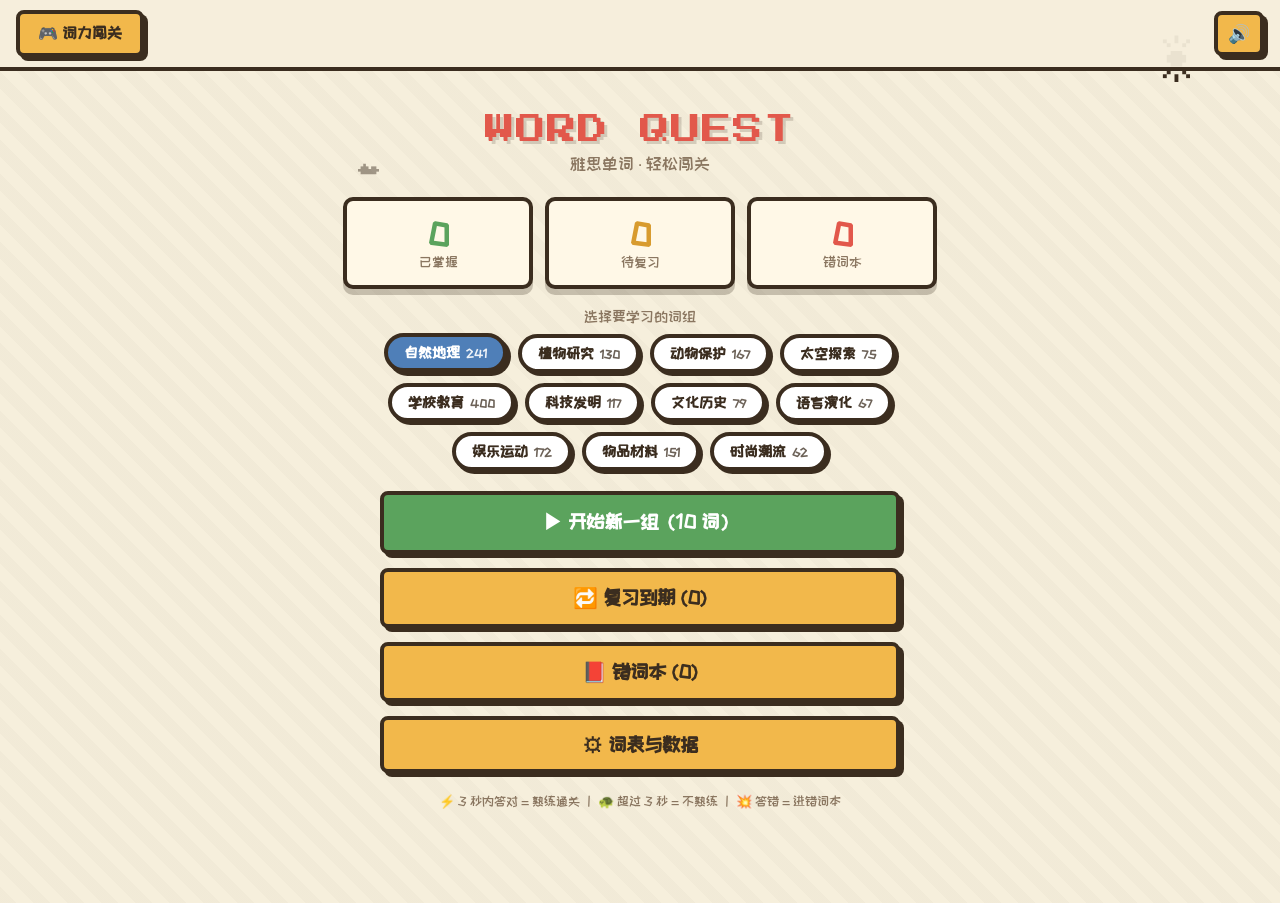
<file: index.html>
<!DOCTYPE html>
<html lang="zh-CN">
<head>
<meta charset="UTF-8">
<meta name="viewport" content="width=device-width, initial-scale=1">
<title>词力闯关 · 雅思单词像素版</title>
<meta name="description" content="像素风雅思单词记忆闯关，内置《雅思词汇真经》词库">
<meta name="theme-color" content="#f6efdc">
<meta name="apple-mobile-web-app-capable" content="yes">
<meta name="apple-mobile-web-app-status-bar-style" content="default">
<meta name="apple-mobile-web-app-title" content="词力闯关">
<link rel="manifest" href="manifest.webmanifest">
<link rel="apple-touch-icon" href="icons/icon-180.png">
<link rel="icon" type="image/png" href="icons/icon-192.png">
<link rel="preconnect" href="https://fonts.googleapis.com">
<link rel="preconnect" href="https://fonts.gstatic.com" crossorigin>
<link href="https://fonts.googleapis.com/css2?family=Press+Start+2P&family=ZCOOL+KuaiLe&display=swap" rel="stylesheet" media="print" onload="this.media='all'">
<link rel="stylesheet" href="css/style.css">
</head>
<body>
<div class="sky">
  <div class="cloud c1">☁</div>
  <div class="cloud c2">☁</div>
  <div class="sun">☀</div>
</div>

<header class="topbar">
  <button class="pixel-btn logo-btn" id="btn-home">🎮 词力闯关</button>
  <div class="top-actions">
    <button class="pixel-btn icon-btn" id="btn-mute" title="音效开关">🔊</button>
  </div>
</header>

<main id="app">

  <!-- ===== 首页 ===== -->
  <section class="screen active" id="screen-home">
    <div class="home-title pixel-font">WORD QUEST</div>
    <div class="home-sub">雅思单词 · 轻松闯关</div>
    <div class="stat-row">
      <div class="stat-card pixel-panel good"><div class="stat-num" id="stat-mastered">0</div><div class="stat-label">已掌握</div></div>
      <div class="stat-card pixel-panel slow"><div class="stat-num" id="stat-due">0</div><div class="stat-label">待复习</div></div>
      <div class="stat-card pixel-panel bad"><div class="stat-num" id="stat-wrong">0</div><div class="stat-label">错词本</div></div>
    </div>
    <div class="group-picker">
      <div class="picker-label">选择要学习的词组</div>
      <div id="group-chips" class="chips"></div>
    </div>
    <div class="home-btns">
      <button class="pixel-btn big primary" id="btn-study">▶ 开始新一组（10 词）</button>
      <button class="pixel-btn big" id="btn-review-due">🔁 复习到期</button>
      <button class="pixel-btn big" id="btn-wrongbook">📕 错词本</button>
      <button class="pixel-btn big" id="btn-import">⚙ 词表与数据</button>
    </div>
    <div class="tip">⚡ 3 秒内答对 = 熟练通关 ｜ 🐢 超过 3 秒 = 不熟练 ｜ 💥 答错 = 进错词本</div>
  </section>

  <!-- ===== 学习 / 复习 ===== -->
  <section class="screen" id="screen-session">
    <div class="session-head">
      <div class="session-label" id="session-label">新学一组</div>
      <div class="session-progress">
        <span class="session-count" id="session-count">1 / 10</span>
        <div class="pbar"><div class="pbar-fill" id="pbar-fill"></div></div>
      </div>
      <button class="pixel-btn small" id="btn-quit">退出</button>
    </div>

    <div class="card-zone">
      <div class="word-card pixel-panel" id="word-card">
        <div class="word-big" id="word-text">abundant</div>
        <div class="word-phonetic" id="word-phonetic">/əˈbʌndənt/</div>
        <button class="pixel-btn small speaker" id="btn-speak">🔊 再读一遍</button>
      </div>
      <div class="options" id="options"></div>
      <button class="pixel-btn ghost" id="btn-skip">😅 不认识 / 跳过</button>
    </div>

    <div class="feedback-overlay" id="feedback-overlay">
      <div class="pixel-panel feedback-panel" id="feedback-panel">
        <div class="feedback-head" id="feedback-head">✔ 正确！</div>
        <div class="feedback-meaning-block" id="feedback-meaning"></div>
        <div class="feedback-sentence" id="feedback-sentence"></div>
        <div class="feedback-sentence-cn" id="feedback-sentence-cn"></div>
        <div class="feedback-notes" id="feedback-notes"></div>
        <div class="feedback-badge" id="feedback-badge">⚡ 3 秒内答对 · 熟练！</div>
        <button class="pixel-btn big primary" id="btn-next">继续 ➜</button>
      </div>
    </div>
  </section>

  <!-- ===== 结算 ===== -->
  <section class="screen" id="screen-summary">
    <div class="summary-title pixel-font">ROUND CLEAR!</div>
    <div class="summary-stats">
      <div class="stat-card pixel-panel good"><div class="stat-num" id="sum-fast">0</div><div class="stat-label">⚡ 熟练</div></div>
      <div class="stat-card pixel-panel slow"><div class="stat-num" id="sum-slow">0</div><div class="stat-label">🐢 不熟练</div></div>
      <div class="stat-card pixel-panel bad"><div class="stat-num" id="sum-wrong">0</div><div class="stat-label">💥 错词</div></div>
    </div>
    <div class="summary-lists" id="summary-lists"></div>
    <div class="home-btns">
      <button class="pixel-btn big primary" id="btn-again">再来一组</button>
      <button class="pixel-btn big" id="btn-home2">返回主页</button>
    </div>
  </section>

  <!-- ===== 错词本 ===== -->
  <section class="screen" id="screen-wrongbook">
    <div class="page-title pixel-font">WRONG BOOK</div>
    <div class="wrong-actions">
      <button class="pixel-btn big primary" id="btn-review-wrong">▶ 复习错词</button>
      <button class="pixel-btn big" id="btn-wb-back">返回</button>
    </div>
    <div class="wrong-list" id="wrong-list"></div>
  </section>

  <!-- ===== 词表与数据 ===== -->
  <section class="screen" id="screen-import">
    <div class="page-title pixel-font">DATA</div>
    <div class="import-intro">
      当前词库：<b id="import-count">0</b> 个单词。<br>
      把《雅思词汇真经》的词表整理成下面的格式（CSV 或 JSON 都行）粘贴进来，点“导入并合并”即可加入词库，学习进度会保留：
    </div>
    <div class="import-format">单词, 音标, 中文释义, 英文例句, 例句翻译, 分组</div>
    <textarea id="import-area" rows="8" spellcheck="false" placeholder="abundant, /əˈbʌndənt/, adj. 丰富的, Rain makes the pond abundant with frogs., 雨水让池塘里满是青蛙。, 示例·A"></textarea>
    <div class="import-btns">
      <button class="pixel-btn big primary" id="btn-do-import">导入并合并</button>
      <button class="pixel-btn big" id="btn-download-template">下载 CSV 模板</button>
      <button class="pixel-btn big" id="btn-export">导出进度备份</button>
      <button class="pixel-btn big danger" id="btn-reset">清空全部进度</button>
      <button class="pixel-btn big" id="btn-import-back">返回</button>
    </div>
  </section>

</main>

<div id="toast" class="toast"></div>
<div id="confetti"></div>

<script src="js/data.js"></script>
<script src="js/app.js"></script>
</body>
</html>
</file>
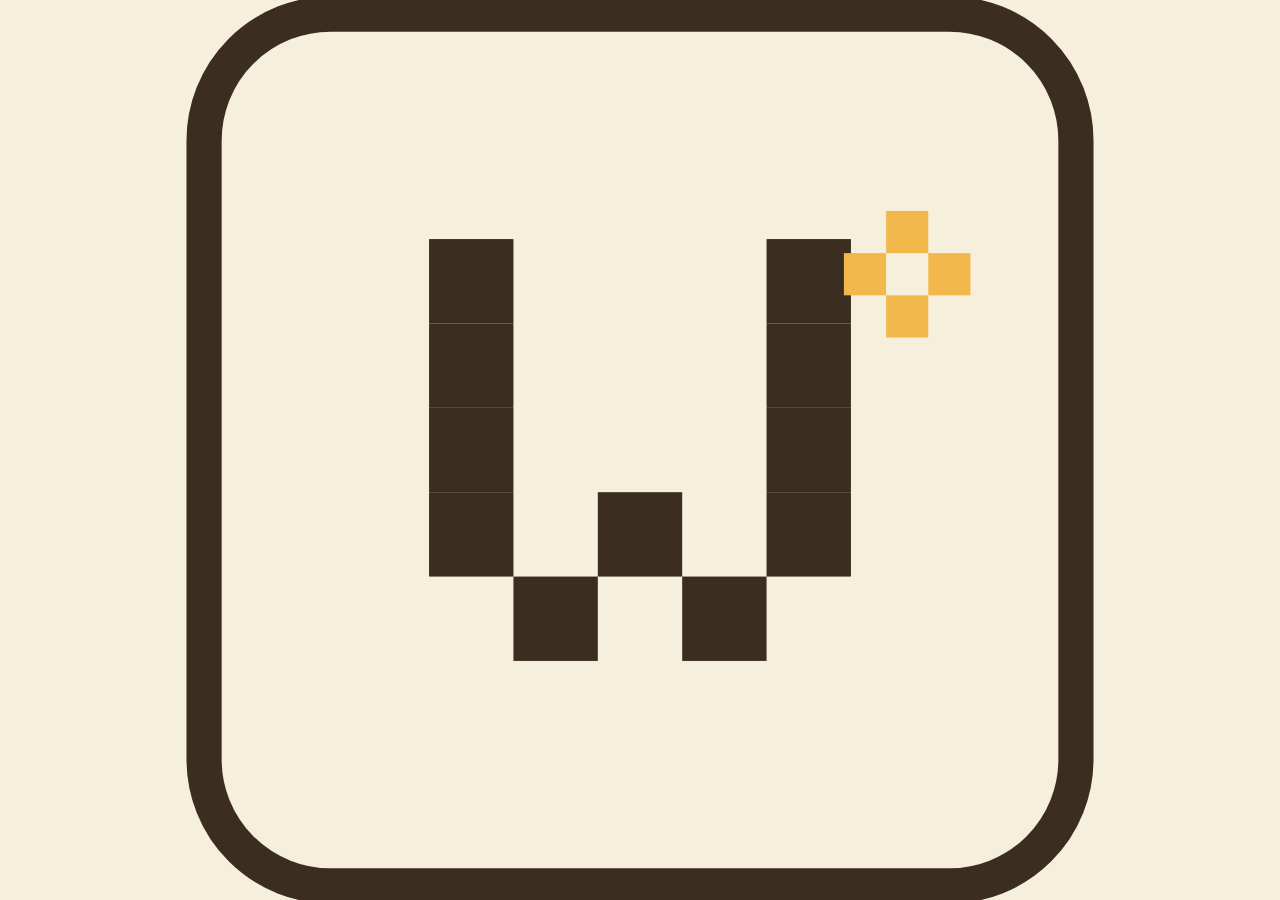
<file: icons/icon.html>
<!DOCTYPE html>
<html>
<head>
<meta charset="utf-8">
<style>
  html, body { margin: 0; padding: 0; width: 100%; height: 100%; background: #f6efdc; }
  svg { display: block; width: 100%; height: 100%; }
</style>
</head>
<body>
<svg xmlns="http://www.w3.org/2000/svg" viewBox="0 0 512 512">
  <rect x="8" y="8" width="496" height="496" rx="72" fill="#f6efdc" stroke="#3b2d1f" stroke-width="20"/>
  <g fill="#3b2d1f">
    <rect x="136" y="136" width="48" height="48"/>
    <rect x="328" y="136" width="48" height="48"/>
    <rect x="136" y="184" width="48" height="48"/>
    <rect x="328" y="184" width="48" height="48"/>
    <rect x="136" y="232" width="48" height="48"/>
    <rect x="328" y="232" width="48" height="48"/>
    <rect x="136" y="280" width="48" height="48"/>
    <rect x="232" y="280" width="48" height="48"/>
    <rect x="328" y="280" width="48" height="48"/>
    <rect x="184" y="328" width="48" height="48"/>
    <rect x="280" y="328" width="48" height="48"/>
  </g>
  <g fill="#f2b84b">
    <rect x="372" y="144" width="24" height="24"/>
    <rect x="396" y="120" width="24" height="24"/>
    <rect x="420" y="144" width="24" height="24"/>
    <rect x="396" y="168" width="24" height="24"/>
  </g>
</svg>
</body>
</html>
</file>
<file: css/style.css>
* { margin: 0; padding: 0; box-sizing: border-box; }

:root {
  --bg: #f6efdc;
  --panel: #fff8e7;
  --ink: #3b2d1f;
  --ink-soft: #8a7660;
  --red: #e2584b;
  --green: #5ba35d;
  --blue: #4f7fb8;
  --yellow: #f2b84b;
  --shadow: 0 6px 0 rgba(59, 45, 31, .25);
}

html, body { min-height: 100%; }
body {
  font-family: 'ZCOOL KuaiLe', 'Microsoft YaHei', 'PingFang SC', sans-serif;
  background: var(--bg);
  color: var(--ink);
  background-image: repeating-linear-gradient(45deg, rgba(59, 45, 31, .025) 0 12px, transparent 12px 24px);
  overflow-x: hidden;
}
button { font-family: inherit; color: inherit; }

/* ===== 背景小装饰 ===== */
.sky { position: fixed; inset: 0; pointer-events: none; z-index: 0; overflow: hidden; }
.cloud { position: absolute; opacity: .45; animation: drift linear infinite; }
.c1 { top: 5%; left: -80px; font-size: 58px; animation-duration: 75s; }
.c2 { top: 17%; left: 28%; font-size: 42px; animation-duration: 110s; animation-delay: -35s; }
.sun { position: absolute; top: 3%; right: 7%; font-size: 62px; animation: spin 40s linear infinite; }
@keyframes drift { from { transform: translateX(0); } to { transform: translateX(calc(100vw + 180px)); } }
@keyframes spin { from { transform: rotate(0deg); } to { transform: rotate(360deg); } }

/* ===== 顶栏 ===== */
.topbar {
  position: sticky; top: 0; z-index: 20;
  display: flex; justify-content: space-between; align-items: center;
  padding: 10px 16px;
  background: rgba(246, 239, 220, .94);
  border-bottom: 4px solid var(--ink);
}
.logo-btn { font-size: 18px; }
.top-actions { display: flex; gap: 8px; }

/* ===== 主容器与屏幕切换 ===== */
#app { position: relative; z-index: 1; max-width: 720px; margin: 0 auto; padding: 18px 14px 90px; }
.screen { display: none; }
.screen.active { display: block; animation: screenIn .35s cubic-bezier(.34, 1.56, .64, 1); }
@keyframes screenIn { from { opacity: 0; transform: translateY(18px); } to { opacity: 1; transform: none; } }

/* ===== 像素按钮 ===== */
.pixel-btn {
  display: inline-block;
  border: 4px solid var(--ink);
  border-radius: 8px;
  background: var(--yellow);
  padding: 10px 18px;
  font-size: 16px;
  font-weight: 700;
  box-shadow: 4px 4px 0 var(--ink);
  cursor: pointer;
  user-select: none;
  transition: transform .08s ease, box-shadow .08s ease, filter .15s;
}
.pixel-btn:hover { transform: translate(-2px, -2px); box-shadow: 6px 6px 0 var(--ink); }
.pixel-btn:active { transform: translate(2px, 2px); box-shadow: 0 0 0 var(--ink); }
.pixel-btn.big { padding: 14px 22px; font-size: 20px; width: 100%; }
.pixel-btn.primary { background: var(--green); color: #fff; }
.pixel-btn.danger { background: var(--red); color: #fff; }
.pixel-btn.small { padding: 6px 12px; font-size: 13px; }
.pixel-btn.ghost { background: #efe5cb; color: var(--ink-soft); }
.pixel-btn.icon-btn { font-size: 18px; padding: 8px 10px; }
.pixel-btn:disabled { opacity: .45; cursor: not-allowed; transform: none; box-shadow: 4px 4px 0 var(--ink); }

.pixel-panel {
  background: var(--panel);
  border: 4px solid var(--ink);
  border-radius: 10px;
  box-shadow: var(--shadow);
}
.pixel-font { font-family: 'Press Start 2P', 'ZCOOL KuaiLe', monospace; letter-spacing: 1px; }

/* ===== 首页 ===== */
.home-title { text-align: center; font-size: 30px; margin-top: 26px; color: var(--red); text-shadow: 3px 3px 0 rgba(59, 45, 31, .18); }
.home-sub { text-align: center; font-size: 17px; color: var(--ink-soft); margin: 10px 0 22px; }
.stat-row { display: flex; gap: 12px; justify-content: center; margin-bottom: 20px; }
.stat-card { flex: 1; max-width: 190px; text-align: center; padding: 16px 8px; }
.stat-card.good .stat-num { color: var(--green); }
.stat-card.slow .stat-num { color: #d89b2e; }
.stat-card.bad .stat-num { color: var(--red); }
.stat-num { font-size: 34px; font-weight: 900; }
.stat-label { font-size: 14px; color: var(--ink-soft); margin-top: 4px; }

.group-picker { margin: 0 auto 20px; max-width: 540px; text-align: center; }
.picker-label { font-size: 15px; color: var(--ink-soft); margin-bottom: 10px; }
.chips { display: flex; flex-wrap: wrap; gap: 10px; justify-content: center; }
.chip {
  border: 4px solid var(--ink); border-radius: 999px;
  background: #fff; padding: 8px 16px; font-size: 15px; font-weight: 700;
  cursor: pointer; box-shadow: 3px 3px 0 var(--ink);
  transition: transform .08s, box-shadow .08s, background .15s;
}
.chip:hover { transform: translate(-1px, -1px); box-shadow: 4px 4px 0 var(--ink); }
.chip.on { background: var(--blue); color: #fff; transform: translate(-1px, -1px); box-shadow: 4px 4px 0 var(--ink); }
.chip-count { font-size: 12px; opacity: .75; margin-left: 6px; }
.chip.on .chip-count { opacity: .9; }

.home-btns { display: flex; flex-direction: column; gap: 14px; max-width: 520px; margin: 0 auto; }
.tip { text-align: center; color: var(--ink-soft); font-size: 13px; margin-top: 18px; line-height: 1.7; }

/* ===== 学习界面 ===== */
.session-head { display: flex; align-items: center; gap: 12px; margin-bottom: 16px; }
.session-label {
  font-size: 15px; font-weight: 900; white-space: nowrap;
  background: var(--blue); color: #fff;
  padding: 7px 12px; border: 4px solid var(--ink); border-radius: 8px;
  box-shadow: 3px 3px 0 var(--ink);
}
.session-progress { flex: 1; }
.session-count { display: block; text-align: right; font-family: 'Press Start 2P', monospace; font-size: 11px; margin-bottom: 6px; color: var(--ink-soft); }
.pbar { height: 18px; background: #e8dcc0; border: 4px solid var(--ink); border-radius: 8px; overflow: hidden; }
.pbar-fill { height: 100%; width: 0; background: var(--green); transition: width .4s ease; }

.word-card { text-align: center; padding: 34px 16px 22px; margin-bottom: 14px; animation: popIn .35s cubic-bezier(.34, 1.56, .64, 1); }
@keyframes popIn { from { opacity: 0; transform: scale(.7); } to { opacity: 1; transform: scale(1); } }
.word-big { font-family: 'Press Start 2P', 'ZCOOL KuaiLe', monospace; font-size: clamp(24px, 7vw, 38px); word-break: break-word; line-height: 1.5; }
.word-phonetic { margin-top: 10px; color: var(--ink-soft); font-size: 17px; }
.speaker { margin-top: 14px; }

.options { display: flex; flex-direction: column; gap: 14px; margin-bottom: 14px; }
.option-btn {
  display: flex; align-items: center; gap: 12px; text-align: left;
  border: 4px solid var(--ink); border-radius: 10px;
  background: var(--panel); padding: 16px;
  font-size: 18px; font-weight: 700; line-height: 1.4;
  overflow-wrap: anywhere; word-break: break-word;
  box-shadow: 4px 4px 0 var(--ink);
  cursor: pointer;
  animation: optIn .4s cubic-bezier(.34, 1.56, .64, 1) backwards;
  transition: transform .08s, box-shadow .08s;
}
.option-btn:nth-child(2) { animation-delay: .08s; }
.option-btn:hover { transform: translate(-2px, -2px); box-shadow: 6px 6px 0 var(--ink); }
.option-btn:active { transform: translate(2px, 2px); box-shadow: 0 0 0 var(--ink); }
.opt-key { font-family: 'Press Start 2P', monospace; background: var(--yellow); border: 3px solid var(--ink); border-radius: 6px; padding: 6px 9px; font-size: 13px; flex: none; }
.option-btn.correct { background: var(--green); color: #fff; animation: shake .4s; }
.option-btn.wrong { background: var(--red); color: #fff; animation: shake .4s; }
.option-btn.dim { opacity: .5; }
.option-btn:disabled { cursor: default; }
@keyframes optIn { from { opacity: 0; transform: translateX(-24px); } to { opacity: 1; transform: none; } }
@keyframes shake { 0%, 100% { transform: translateX(0); } 25% { transform: translateX(-8px); } 75% { transform: translateX(8px); } }

#btn-skip { margin: 0 auto; display: block; background: #efe5cb; color: var(--ink-soft); }

/* ===== 答题反馈 ===== */
.feedback-overlay {
  position: fixed; inset: 0; z-index: 30;
  background: rgba(59, 45, 31, .55);
  display: none; align-items: center; justify-content: center;
  padding: 16px;
}
.feedback-overlay.show { display: flex; animation: fadeIn .25s ease; }
.feedback-panel { width: 100%; max-width: 560px; padding: 26px 22px; text-align: center; animation: popIn .35s cubic-bezier(.34, 1.56, .64, 1); }
.feedback-panel.good { border-color: var(--green); }
.feedback-panel.bad { border-color: var(--red); }
.feedback-head { font-size: 26px; font-weight: 900; }
.feedback-panel.good .feedback-head { color: var(--green); }
.feedback-panel.bad .feedback-head { color: var(--red); }
.feedback-word { font-family: 'Press Start 2P', 'ZCOOL KuaiLe', monospace; font-size: 18px; margin: 16px 0 4px; }
.feedback-phonetic { color: var(--ink-soft); font-size: 14px; }
.feedback-meaning { font-size: 21px; font-weight: 700; margin: 12px 0; }
.feedback-meaning { line-height: 1.5; overflow-wrap: anywhere; }
.feedback-sentence { margin-top: 6px; font-size: 17px; line-height: 1.6; background: #f1e7cd; border: 3px dashed var(--ink); border-radius: 8px; padding: 12px; }
.feedback-sentence-cn { color: var(--ink-soft); font-size: 14px; margin-top: 8px; }
.feedback-notes { margin-top: 10px; font-size: 14px; line-height: 1.6; color: var(--blue); background: #eef3fb; border: 3px solid var(--blue); border-radius: 8px; padding: 10px; text-align: left; }
.feedback-badge {
  display: inline-block; margin-top: 16px; padding: 6px 14px;
  border-radius: 999px; font-size: 14px; font-weight: 700;
  background: var(--yellow); border: 3px solid var(--ink);
}
.feedback-panel.good .feedback-badge { background: var(--green); color: #fff; }
.feedback-panel.bad .feedback-badge { background: var(--red); color: #fff; }
.feedback-panel .pixel-btn { margin-top: 20px; }
@keyframes fadeIn { from { opacity: 0; } to { opacity: 1; } }

/* ===== 结算 ===== */
.summary-title { text-align: center; font-size: 26px; color: var(--green); margin-top: 24px; text-shadow: 3px 3px 0 rgba(59, 45, 31, .15); }
.summary-stats { display: flex; gap: 12px; justify-content: center; margin: 20px 0; }
.summary-lists { margin-bottom: 22px; }
.summary-group { margin-bottom: 18px; }
.summary-group h3 { font-size: 17px; margin-bottom: 8px; }
.word-tag { display: inline-block; background: #fff; border: 3px solid var(--ink); border-radius: 6px; padding: 4px 10px; margin: 4px; font-size: 14px; }

/* ===== 错词本 ===== */
.page-title { text-align: center; font-size: 24px; margin-top: 20px; }
.wrong-actions { display: flex; gap: 12px; max-width: 520px; margin: 18px auto; }
.wrong-actions .pixel-btn { flex: 1; }
.wrong-list { max-width: 620px; margin: 0 auto; }
.wrong-item { display: flex; align-items: center; gap: 12px; padding: 12px 14px; margin-bottom: 10px; cursor: pointer; }
.wrong-item:active { transform: translateY(2px); }
.wrong-item .w-word { font-family: 'Press Start 2P', 'ZCOOL KuaiLe', monospace; font-size: 12px; flex: none; width: 120px; }
.wrong-item .w-meaning { flex: 1; font-size: 15px; }
.wrong-item .w-count { font-family: 'Press Start 2P', monospace; font-size: 11px; color: var(--red); flex: none; }
.wrong-item .w-next { font-size: 12px; color: var(--ink-soft); flex: none; text-align: right; }
.wrong-empty { text-align: center; color: var(--ink-soft); margin-top: 30px; font-size: 16px; }

/* ===== 词表与数据 ===== */
.import-intro { margin: 16px auto; max-width: 620px; line-height: 1.7; font-size: 15px; }
.import-format { max-width: 620px; margin: 0 auto 10px; background: #2b2b2b; color: #7ee787; font-family: Consolas, monospace; padding: 8px 12px; border-radius: 6px; font-size: 13px; overflow-x: auto; }
#import-area {
  display: block; width: 100%; max-width: 620px; margin: 0 auto;
  border: 4px solid var(--ink); border-radius: 8px; padding: 12px;
  font-family: Consolas, monospace; font-size: 13px;
  background: #fffdf5; resize: vertical;
}
.import-btns { display: flex; flex-direction: column; gap: 12px; max-width: 620px; margin: 16px auto; }

/* ===== Toast ===== */
.toast {
  position: fixed; left: 50%; bottom: 36px; z-index: 60;
  transform: translateX(-50%) translateY(80px);
  background: var(--ink); color: #fff;
  padding: 12px 20px; border-radius: 8px; font-size: 15px;
  opacity: 0; transition: all .3s ease;
  pointer-events: none; max-width: 88vw; text-align: center;
}
.toast.show { opacity: 1; transform: translateX(-50%) translateY(0); }

/* ===== 彩带 ===== */
#confetti { position: fixed; inset: 0; pointer-events: none; z-index: 50; overflow: hidden; }
.confetti-piece { position: absolute; top: -14px; width: 10px; height: 14px; animation: fall linear forwards; }
@keyframes fall { to { transform: translate(var(--tx), 110vh) rotate(var(--rot)); } }

/* ===== 小屏适配 ===== */
@media (max-width: 520px) {
  .stat-num { font-size: 26px; }
  .word-big { font-size: 24px; }
  .wrong-item { flex-wrap: wrap; }
  .wrong-item .w-word { width: 100%; }
  .session-label { font-size: 13px; }
}
</file>
